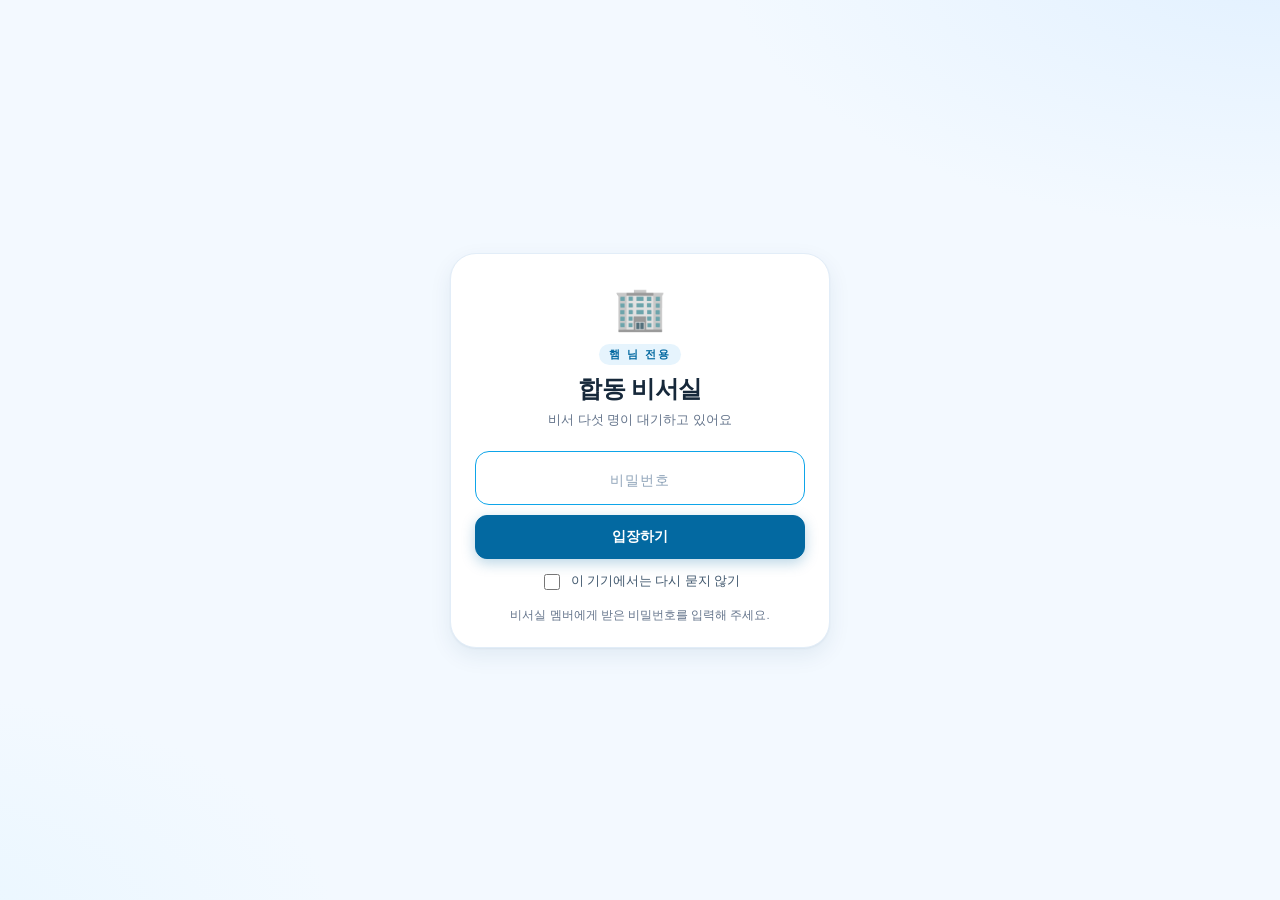
<file: index.html>
<!DOCTYPE html>
<html lang="ko">
<head>
<meta charset="utf-8">
<meta name="viewport" content="width=device-width, initial-scale=1, viewport-fit=cover">
<title>햄 님 합동 비서실</title>
<meta name="theme-color" content="#f3f9ff">
<meta name="description" content="햄 님 전용 합동 비서실 — 오피스 맵, 회의실, 캘린더, AI 한도, 작업실, 메모">

<!-- 홈화면 앱(PWA) -->
<link rel="manifest" href="manifest.json">
<meta name="mobile-web-app-capable" content="yes">
<meta name="apple-mobile-web-app-capable" content="yes">
<meta name="apple-mobile-web-app-status-bar-style" content="default">
<meta name="apple-mobile-web-app-title" content="합동 비서실">
<meta name="application-name" content="합동 비서실">
<link rel="apple-touch-icon" href="apple-touch-icon.png">
<link rel="icon" type="image/png" sizes="192x192" href="icon-192.png">
<link rel="icon" href="data:image/svg+xml,%3Csvg%20xmlns='http://www.w3.org/2000/svg'%20viewBox='0%200%20100%20100'%3E%3Ctext%20y='.9em'%20font-size='90'%3E%F0%9F%8F%A2%3C/text%3E%3C/svg%3E">
<link rel="stylesheet" href="styles.css?v=3.15.0">
</head>
<body>

<!-- ───────────── 입장 게이트 ───────────── -->
<div id="gate" class="gate">
  <div class="gate-card">
    <div class="gate-logo">🏢</div>
    <p class="gate-owner">햄 님 전용</p>
    <h1>합동 비서실</h1>
    <p class="gate-sub">비서 다섯 명이 대기하고 있어요</p>

    <form id="gateForm" class="gate-form" autocomplete="off">
      <input id="gateInput" class="gate-input" type="password" inputmode="numeric" maxlength="10"
             autocomplete="current-password" placeholder="비밀번호" aria-label="비밀번호">
      <button id="gateBtn" class="btn primary wide" type="submit">입장하기</button>
    </form>

    <label class="check small">
      <input type="checkbox" id="rememberDevice"> 이 기기에서는 다시 묻지 않기
    </label>
    <p id="gateError" class="error" hidden>비밀번호가 맞지 않아요.</p>
    <p class="gate-note">비서실 멤버에게 받은 비밀번호를 입력해 주세요.</p>
  </div>
</div>

<!-- ───────────── 본문 ───────────── -->
<div id="app" class="app" hidden>

  <header class="topbar">
    <div class="brand">
      <span class="brand-logo" aria-hidden="true">🏢</span>
      <div class="brand-text">
        <h1>햄 님 합동 비서실</h1>
        <p class="brand-sub" id="brandSub">햄 님 전용 · 비서 5명</p>
      </div>
    </div>
    <div class="topbar-actions">
      <button id="liveBadge" class="live-badge local" type="button">● 로컬 체험 모드</button>
      <button id="settingsBtn" class="icon-btn" title="설정" aria-label="설정">⚙️</button>
      <button id="lockBtn" class="icon-btn" title="잠그기" aria-label="잠그기">🔒</button>
    </div>
  </header>

  <div class="identity-row">
    <button id="memberBtn" class="identity-chip" type="button" title="이 기기에서 쓸 이름 바꾸기">
      <span class="avatar sm" id="memberAvatar">👑</span>
      <span id="memberLabel">대장님(햄)</span>
      <span class="caret" aria-hidden="true">▾</span>
    </button>
    <span class="identity-hint" id="identityHint">내 이름으로 말해요</span>
  </div>

  <div id="connBanner" class="conn-banner" hidden>
    <p id="connBannerText"></p>
    <button id="connFixBtn" class="mini-btn" type="button">설정 열기</button>
  </div>

  <nav class="tabs" role="tablist">
    <button class="tab active" data-tab="map" role="tab" aria-selected="true">🗺️ 오피스 맵</button>
    <button class="tab" data-tab="chat" role="tab" aria-selected="false">💬 회의실</button>
    <button class="tab" data-tab="tasks" role="tab" aria-selected="false">📋 작업실</button>
    <button class="tab" data-tab="calendar" role="tab" aria-selected="false">📅 캘린더</button>
    <button class="tab" data-tab="quota" role="tab" aria-selected="false">⚡ AI 한도</button>
    <button class="tab" data-tab="staff" role="tab" aria-selected="false">📊 비서현황</button>
    <button class="tab" data-tab="memos" role="tab" aria-selected="false">📝 메모</button>
  </nav>

  <main class="main">

    <!-- 오피스 맵 -->
    <section id="panel-map" class="panel" role="tabpanel">
      <div class="banner">
        <span class="banner-emoji" aria-hidden="true">🎀</span>
        <p id="bannerText">대장님, 비서 5명이 대기 중이에요! 방을 눌러 들어가 보세요.</p>
      </div>
      <div id="officeMap" class="office-map" aria-label="오피스 평면도 — 방을 누르면 그 방의 회의실로 들어갑니다"></div>
      <div class="office-legend">
        <span><i class="dot s-waiting"></i>대기 중</span>
        <span><i class="dot s-working"></i>작업 중</span>
        <span><i class="dot s-resting"></i>휴식 중</span>
        <span class="legend-tip">피클을 누르면 상태를 볼 수 있어요</span>
      </div>
      <div class="map-extra">
        <div class="map-extra-head">
          <h2>오늘 할 일</h2>
          <button id="goTasksBtn" class="mini-btn" type="button">작업실 열기 →</button>
        </div>
        <ul id="mapTasks" class="map-tasks"></ul>
      </div>
    </section>

    <!-- 회의실 -->
    <section id="panel-chat" class="panel panel-chat" role="tabpanel" hidden>
      <div id="roomTabs" class="room-tabs"></div>
      <div class="room-bar">
        <span id="roomEmoji" class="room-bar-emoji">🪑</span>
        <h2 id="roomTitle">대회의실</h2>
        <span id="roomWho" class="room-who"></span>
      </div>

      <div id="announcement" class="announce" hidden>
        <span class="announce-label">📌 공지</span>
        <p id="announceText" class="announce-text"></p>
        <button id="unpinBtn" class="mini-btn" type="button">해제</button>
      </div>

      <div id="chatList" class="chat-list" aria-live="polite"></div>

      <div class="chat-tools">
        <div id="chatTools" class="tool-scroll"></div>
      </div>

      <div id="attachPreview" class="attach-preview" hidden></div>
      <form id="chatForm" class="composer" autocomplete="off">
        <label class="attach-btn" title="사진·파일 첨부" aria-label="사진 또는 파일 첨부">
          📎
          <input id="chatFile" type="file" multiple accept="image/*,.pdf,.txt,.csv,.doc,.docx,.xls,.xlsx,.hwp,.hwpx,.zip" hidden>
        </label>
        <textarea id="chatInput" rows="1" placeholder="메시지를 입력하세요" aria-label="메시지"></textarea>
        <button class="btn primary send" type="submit">전송</button>
      </form>
      <p class="composer-hint">Enter 전송 · Shift+Enter 줄바꿈</p>
    </section>

    <!-- 작업실 -->
    <section id="panel-tasks" class="panel" role="tabpanel" hidden>
      <form id="todoForm" class="card form-card" autocomplete="off">
        <h2 class="card-title">작업 지시하기</h2>
        <input id="todoTitle" class="input" placeholder="무엇을 할까요?" maxlength="200" aria-label="할 일">
        <div class="field-row">
          <label class="field">
            <span class="field-label">분류</span>
            <select id="todoCat" class="select"></select>
          </label>
          <label class="field">
            <span class="field-label">담당</span>
            <select id="todoAssignee" class="select"></select>
          </label>
        </div>
        <button class="btn primary wide" type="submit">작업실에 올리기</button>
      </form>

      <div id="board" class="board"></div>
      <p class="muted tiny board-note">카드의 상태를 바꾸면 바로 저장돼요. 완료한 일은 맨 오른쪽으로 모입니다.</p>
    </section>

    <!-- 캘린더 -->
    <section id="panel-calendar" class="panel" role="tabpanel" hidden>
      <div class="cal-card">
        <div class="cal-head">
          <button id="calPrev" class="cal-nav" type="button" aria-label="이전 달">‹</button>
          <div class="cal-title-wrap">
            <h2 id="calTitle">2026년 11월</h2>
            <button id="calToday" class="cal-today" type="button">오늘</button>
          </div>
          <button id="calNext" class="cal-nav" type="button" aria-label="다음 달">›</button>
        </div>
        <div class="cal-week">
          <span class="sun">일</span><span>월</span><span>화</span><span>수</span><span>목</span><span>금</span><span class="sat">토</span>
        </div>
        <div id="calGrid" class="cal-grid" role="grid" aria-label="월간 달력"></div>
      </div>

      <div class="cal-day-card">
        <div class="cal-day-head">
          <h3 id="calDayTitle">오늘 일정</h3>
          <span id="calDayCount" class="cal-day-count"></span>
        </div>
        <ul id="calDayList" class="cal-events"></ul>
      </div>

      <div class="cal-ics-bar">
        <button id="calIcsAll" class="btn ics-btn" type="button">삼성·구글 캘린더로 전체 내보내기 (.ics)</button>
        <p>일정마다 있는 <b>📅</b> 버튼을 누르면 그 일정 하나만 내보내요. 내려받은 <b>.ics</b> 파일을 누르면 삼성 캘린더·구글 캘린더가 열리며 저장됩니다.</p>
      </div>

      <form id="calForm" class="card form-card cal-form" autocomplete="off">
        <h2 class="card-title" id="calFormTitle">이 날짜에 일정 추가</h2>
        <input id="calTitleInput" class="input" placeholder="일정 제목 (예: 디딤돌 서류 챙기기)" maxlength="120" aria-label="일정 제목">
        <div class="field-row">
          <label class="field">
            <span class="field-label">시간</span>
            <input id="calTime" class="input" type="time" aria-label="시간">
          </label>
          <label class="field">
            <span class="field-label">분류</span>
            <select id="calCat" class="select" aria-label="분류"></select>
          </label>
        </div>
        <label class="field">
          <span class="field-label">담당</span>
          <select id="calAssignee" class="select" aria-label="담당"></select>
        </label>
        <button class="btn primary wide" type="submit">이 날짜에 추가</button>
        <p class="muted tiny">처음에 넣어 둔 예시 일정은 지우거나 고쳐도 돼요. 시간을 비우면 종일 일정으로 표시됩니다.</p>
      </form>
    </section>

    <!-- AI 한도 -->
    <section id="panel-quota" class="panel" role="tabpanel" hidden>
      <div class="quota-intro">
        <span class="qi-emoji" aria-hidden="true">⚡</span>
        <div>
          <b>피클 다섯 명의 자동 추정 남은 사용량</b>
          <p>피클 앱 안의 실제 %는 보안상 외부에서 읽을 수 없어, 이번 주 회의실 응답과 작업실 활동량으로 남은 여유를 자동 계산해 보여 드려요. (실제 소진 시 '소진' 버튼으로 보정할 수 있어요.)</p>
        </div>
      </div>
      <div id="quotaSummary" class="quota-summary"></div>
      <div id="quotaList" class="quota-list"></div>
      <p class="muted tiny quota-note">숫자는 <b>남은 여유</b>예요. 60% 이상은 초록, 30~59%는 노랑, 30% 미만은 빨강으로 보여 드려요.</p>
    </section>

    <!-- 비서현황 -->
    <section id="panel-staff" class="panel" role="tabpanel" hidden>
      <div id="staffSummary" class="staff-summary"></div>
      <div id="staffList" class="staff-list"></div>
      <p class="muted tiny staff-note">방과 상태를 바꾸면 오피스 맵에도 바로 반영돼요. 각 비서가 자기 자리에서 바꾸는 것이 가장 정확해요.</p>
    </section>

    <!-- 메모 -->
    <section id="panel-memos" class="panel" role="tabpanel" hidden>
      <form id="memoForm" class="card form-card" autocomplete="off">
        <h2 class="card-title">메모 남기기</h2>
        <input id="memoTitle" class="input" placeholder="제목 (선택)" maxlength="120" aria-label="메모 제목">
        <textarea id="memoBody" class="input textarea" rows="3" placeholder="내용을 적어 주세요. 주소(URL)는 자동으로 링크가 돼요." aria-label="메모 내용"></textarea>
        <button class="btn primary wide" type="submit">메모 붙이기</button>
      </form>
      <div id="memoList" class="memo-grid"></div>
    </section>

  </main>
</div>

<!-- ───────────── 설정 모달 ───────────── -->
<div id="settingsModal" class="modal-root" hidden>
  <div class="modal-backdrop" data-close="settingsModal"></div>
  <div class="modal" role="dialog" aria-modal="true" aria-labelledby="settingsTitle">
    <header class="modal-head">
      <h2 id="settingsTitle">설정</h2>
      <button class="icon-btn" data-close="settingsModal" aria-label="닫기">✕</button>
    </header>
    <div class="modal-body">

      <div class="status-box" id="settingsStatus"></div>

      <section class="settings-section">
        <h3>1. Firebase 실시간 연결</h3>
        <p class="muted">비어 있으면 이 브라우저에만 저장되는 <b>로컬 체험 모드</b>로 동작해요. Firebase 설정을 넣으면 다섯 명이 같은 방·같은 작업실을 실시간으로 함께 봐요.</p>
        <textarea id="cfgInput" class="input textarea mono" rows="6"
          placeholder='{ "apiKey": "...", "databaseURL": "https://xxxx-default-rtdb.firebaseio.com", "projectId": "..." }'
          aria-label="Firebase 설정"></textarea>
        <div class="btn-row">
          <button id="cfgSaveBtn" class="btn primary" type="button">저장하고 연결</button>
          <button id="cfgTestBtn" class="btn" type="button">연결 테스트</button>
          <button id="cfgClearBtn" class="btn ghost" type="button">연결 해제</button>
        </div>
        <div class="share-row">
          <input id="shareLinkInput" class="input mono" readonly placeholder="Firebase를 연결하면 초대 링크가 만들어져요" aria-label="초대 링크">
          <button id="copyLinkBtn" class="btn" type="button">링크 복사</button>
        </div>
        <p class="muted tiny">초대 링크를 다른 네 명에게 보내면, 링크만 열어도 같은 Firebase에 자동 연결돼요. (링크에 Firebase 설정이 담겨 있어요)</p>
      </section>

      <section class="settings-section">
        <details class="guide">
          <summary>Firebase 5단계 설정 가이드 (처음이면 여기부터)</summary>
          <ol class="guide-list">
            <li>
              <b>프로젝트 만들기</b> — <a href="https://console.firebase.google.com" target="_blank" rel="noopener">console.firebase.google.com</a> 접속 → <i>프로젝트 추가</i> → 이름은 아무거나(예: pickle-office) → Google 애널리틱스는 꺼도 됩니다.
            </li>
            <li>
              <b>Realtime Database 켜기</b> — 왼쪽 메뉴 <i>빌드 &gt; Realtime Database</i> → <i>데이터베이스 만들기</i> → 위치 선택(가까운 곳: asia-southeast1) → <b>테스트 모드로 시작</b>.
            </li>
            <li>
              <b>웹 앱 등록</b> — 왼쪽 위 톱니바퀴 <i>프로젝트 설정</i> → 아래 <i>내 앱</i> → <b>&lt;/&gt;</b> 웹 아이콘 → 앱 닉네임 입력 → <i>앱 등록</i>.
            </li>
            <li>
              <b>설정 복사</b> — 화면에 나오는 <code>const firebaseConfig = { ... };</code> 를 통째로 복사해 위 칸에 붙여넣으세요. <code>databaseURL</code> 이 없으면 Realtime Database 화면 맨 위의 <code>https://...firebasedatabase.app</code> 주소를 직접 넣으면 됩니다.
            </li>
            <li>
              <b>저장하고 연결</b> — <i>저장하고 연결</i> 을 누르고 위 상태가 <b>실시간 연결됨</b> 으로 바뀌면 성공. <i>링크 복사</i> 로 나머지 네 명에게 초대 링크를 보내세요. (무료 Spark 요금제로 충분해요)
            </li>
          </ol>
        </details>
      </section>

      <section class="settings-section">
        <h3>2. 입장 비밀번호</h3>
        <div class="btn-row">
          <input id="newPassInput" class="input" type="password" inputmode="numeric" maxlength="10" placeholder="새 비밀번호 (4자 이상)" aria-label="새 비밀번호">
          <button id="passSaveBtn" class="btn" type="button">변경</button>
        </div>
        <p class="muted tiny">비밀번호는 <b>이 기기에만</b> 저장돼요. 다른 기기는 각자 설정하고, 기본값은 <code>0316</code> 입니다.</p>
      </section>

      <section class="settings-section">
        <h3>3. 데이터·기기 관리</h3>
        <div class="btn-row">
          <button id="memberChangeBtn" class="btn" type="button">내 이름(멤버) 변경</button>
          <button id="lockNowBtn" class="btn" type="button">지금 잠그기</button>
          <button id="resetLocalBtn" class="btn ghost danger" type="button">로컬 데이터 초기화</button>
        </div>
        <p class="muted tiny">로컬 초기화는 이 브라우저에 저장된 체험용 채팅·작업·메모·일정·사용량을 지웁니다. Firebase에 저장된 내용은 지워지지 않아요.</p>
      </section>

      <section class="settings-section">
        <h3>📱 홈화면에 앱으로 추가하는 법</h3>
        <p class="muted">갤럭시(안드로이드)에서는 이 페이지를 <b>앱처럼</b> 홈화면에 놓을 수 있어요. 주소창 없이 열리고, 아이콘도 생겨요.</p>
        <button id="installBtn" class="btn primary wide" type="button" hidden>📲 지금 홈화면에 추가</button>
        <div class="install-steps">
          <div class="install-step">
            <span class="is-num">1</span>
            <p><b>크롬(Chrome)에서</b> — 오른쪽 위 <b>⋮</b> → <b>앱 설치</b>(또는 <b>홈 화면에 추가</b>) → <b>설치</b>.</p>
          </div>
          <div class="install-step">
            <span class="is-num">2</span>
            <p><b>삼성 인터넷에서</b> — 오른쪽 아래 <b>≡</b> → <b>현재 페이지 추가</b> → <b>홈 화면</b>.</p>
          </div>
          <div class="install-step">
            <span class="is-num">3</span>
            <p><b>파이어폭스·웨일 등</b> — 메뉴의 <b>홈 화면에 추가</b>를 누르면 돼요.</p>
          </div>
        </div>
        <p class="muted tiny">한 번 추가하면 앱 서랍이나 홈화면의 <b>합동 비서실</b> 아이콘으로 바로 열려요. 비밀번호(<code>0316</code>)와 저장 내용은 그대로예요. 설치 버튼이 안 보이면 위 메뉴 방법을 쓰시면 됩니다.</p>
      </section>

      <section class="settings-section">
        <h3>🔐 Firebase 계정 (외부인 차단용)</h3>
        <div id="fbAuthStatus" class="status-box">로그인 안 됨 (테스트 모드일 때는 바로 열려요)</div>
        <div class="btn-row">
          <button id="openAuthBtn" class="btn primary" type="button">Firebase 로그인</button>
          <button id="fbLogoutBtn" class="btn ghost" type="button" hidden>로그아웃</button>
        </div>
      </section>

      <section class="settings-section notice">
        <h3>⚠️ 꼭 알아 두세요</h3>
        <ul class="notice-list">
          <li>GitHub Pages는 <b>주소만 알면 누구나 열 수 있는 공개 정적 호스팅</b>입니다. 비밀번호 화면은 잠깐 막아 주는 잔금장치이고, 소스는 누구나 볼 수 있어요.</li>
          <li>진짜 보호는 <b>Firebase 보안 규칙</b>으로 합니다. 테스트 모드 규칙은 30일 뒤 막히고, 그 전까지는 주소를 아는 사람이 읽을 수 있어요. README의 규칙 예시를 참고하세요.</li>
          <li>주민번호·계좌 비밀번호 같은 <b>민감한 개인정보는 올리지 마세요</b>. 이 비서실은 일정·할 일·메모 공유용입니다.</li>
        </ul>
      </section>

      <p class="build-info" id="buildInfo">햄 님 합동 비서실 v3.5 · 오피스 맵·캘린더(.ics)·AI 한도·Firebase 로그인</p>
    </div>
  </div>
</div>

<!-- ───────────── 이름(멤버) 선택 모달 ───────────── -->
<div id="memberModal" class="modal-root" hidden>
  <div class="modal-backdrop" data-close="memberModal"></div>
  <div class="modal narrow" role="dialog" aria-modal="true" aria-labelledby="memberTitle">
    <header class="modal-head">
      <h2 id="memberTitle">누구로 입장할까요?</h2>
      <button class="icon-btn" data-close="memberModal" aria-label="닫기">✕</button>
    </header>
    <div class="modal-body">
      <p class="muted">고른 이름은 이 기기에 저장되고, 채팅·작업에 표시돼요. 위쪽 이름 버튼으로 언제든 바꿀 수 있어요.</p>
      <div id="memberList" class="member-list"></div>
    </div>
  </div>
</div>

<!-- ───────────── 메모 수정 모달 ───────────── -->
<div id="memoModal" class="modal-root" hidden>
  <div class="modal-backdrop" data-close="memoModal"></div>
  <div class="modal narrow" role="dialog" aria-modal="true" aria-labelledby="memoEditTitle">
    <header class="modal-head">
      <h2 id="memoEditTitle">메모 수정</h2>
      <button class="icon-btn" data-close="memoModal" aria-label="닫기">✕</button>
    </header>
    <div class="modal-body">
      <input id="editMemoTitle" class="input" placeholder="제목 (선택)" maxlength="120" aria-label="메모 제목">
      <textarea id="editMemoBody" class="input textarea" rows="6" placeholder="내용" aria-label="메모 내용"></textarea>
      <div class="btn-row end">
        <button class="btn ghost" type="button" data-close="memoModal">취소</button>
        <button id="memoSaveBtn" class="btn primary" type="button">저장</button>
      </div>
    </div>
  </div>
</div>

<!-- ───────────── 피클 빠른 상태 모달 ───────────── -->
<div id="pickleModal" class="modal-root" hidden>
  <div class="modal-backdrop" data-close="pickleModal"></div>
  <div class="modal narrow" role="dialog" aria-modal="true" aria-labelledby="pickleTitle">
    <header class="modal-head">
      <h2 id="pickleTitle">피클 상태</h2>
      <button class="icon-btn" data-close="pickleModal" aria-label="닫기">✕</button>
    </header>
    <div class="modal-body" id="pickleBody"></div>
  </div>
</div>

<!-- ───────────── Firebase 로그인 모달 ───────────── -->
<div id="authModal" class="modal-root" hidden>
  <div class="modal-backdrop" data-close="authModal"></div>
  <div class="modal narrow" role="dialog" aria-modal="true" aria-labelledby="authTitle">
    <header class="modal-head">
      <h2 id="authTitle">🔐 비서실 로그인</h2>
      <button class="icon-btn" data-close="authModal" aria-label="닫기">✕</button>
    </header>
    <div class="modal-body">
      <p class="muted">허용된 비서실 계정으로 로그인하면 실시간 DB가 열립니다. 한 번 로그인하면 이 브라우저에 유지돼요.</p>
      <button id="authGoogleBtn" class="btn primary full" type="button">Google 계정으로 로그인</button>
      <hr style="border:none;border-top:1px solid var(--line);margin:4px 0">
      <form id="authEmailForm" class="stack-form">
        <input id="authEmailInput" class="input" type="email" placeholder="이메일 (예: hyemi9203@gmail.com)" autocomplete="email" required>
        <input id="authPassInput" class="input" type="password" placeholder="비밀번호" autocomplete="current-password" required>
        <button class="btn ghost full" type="submit">이메일·비밀번호로 로그인</button>
      </form>
      <p id="authError" class="error-msg" hidden></p>
    </div>
  </div>
</div>

<div id="toast" class="toast" hidden></div>

<script src="app.js?v=3.15.0"></script>
</body>
</html>
</file>
<file: styles.css>
/* 햄 님 합동 비서실 — styles (soft sky-blue office) */

:root {
  --bg: #f3f9ff;
  --bg-2: #e8f2fb;
  --card: #ffffff;
  --card-2: #f6fbff;
  --ink: #16283a;
  --ink-2: #41586e;
  --muted: #64748b;
  --line: #e2edf8;
  --line-2: #cfe0ef;
  --sky: #0ea5e9;
  --sky-deep: #0369a1;
  --sky-soft: #e6f4fd;
  --mint: #2f9e8b;
  --mint-soft: #e6f6f1;
  --gold: #b4831f;
  --gold-soft: #fdf5dc;
  --ok: #2f9e72;
  --danger: #c0504a;
  --radius: 14px;
  --radius-lg: 20px;
  --shadow: 0 1px 2px rgba(18, 60, 100, .05), 0 8px 22px rgba(18, 60, 100, .08);
  --shadow-lg: 0 16px 48px rgba(12, 42, 72, .20);
  --font: -apple-system, BlinkMacSystemFont, "Apple SD Gothic Neo", "Pretendard", "Malgun Gothic",
          "Noto Sans KR", "Segoe UI", Roboto, sans-serif;
  --mono: ui-monospace, SFMono-Regular, Menlo, Consolas, monospace;
}

* { box-sizing: border-box; }
[hidden] { display: none !important; }

html, body { height: 100%; }

body {
  margin: 0;
  font-family: var(--font);
  color: var(--ink);
  background:
    radial-gradient(900px 460px at 100% -6%, #e1f0ff 0%, transparent 62%),
    radial-gradient(760px 420px at -8% 104%, #e9f6ff 0%, transparent 58%),
    var(--bg);
  -webkit-font-smoothing: antialiased;
  -webkit-text-size-adjust: 100%;
}

h1, h2, h3, p, ul, ol, li { margin: 0; }
ul, ol { padding: 0; list-style: none; }
button { font-family: inherit; }
a { color: var(--sky-deep); }

/* ───────── 게이트 ───────── */
.gate {
  min-height: 100dvh;
  display: flex;
  align-items: center;
  justify-content: center;
  padding: 24px 18px calc(24px + env(safe-area-inset-bottom));
}
.gate-card {
  width: 100%;
  max-width: 380px;
  background: var(--card);
  border: 1px solid var(--line);
  border-radius: 26px;
  box-shadow: var(--shadow);
  padding: 34px 24px 24px;
  text-align: center;
}
.gate-logo { font-size: 42px; line-height: 1; }
.gate-owner {
  display: inline-block;
  margin-top: 14px;
  font-size: 11px;
  font-weight: 800;
  letter-spacing: 2px;
  color: var(--sky-deep);
  background: var(--sky-soft);
  padding: 3px 10px;
  border-radius: 999px;
}
.gate-card h1 { font-size: 24px; letter-spacing: -.6px; margin-top: 8px; }
.gate-sub { color: var(--muted); font-size: 13px; margin-top: 6px; }
.gate-form { display: flex; flex-direction: column; gap: 10px; margin: 22px 0 12px; }
.gate-input {
  width: 100%;
  height: 54px;
  text-align: center;
  font-size: 22px;
  letter-spacing: 8px;
  border: 1.5px solid var(--line-2);
  border-radius: var(--radius);
  background: var(--card-2);
  color: var(--ink);
  outline: none;
  transition: border-color .15s, background .15s;
}
.gate-input::placeholder { letter-spacing: 1px; font-size: 14px; color: #8fa4b9; }
.gate-input:focus { border-color: var(--sky); background: #fff; }
.gate-note { margin-top: 14px; font-size: 11.5px; color: var(--muted); }
.shake { animation: shake .32s ease; }
@keyframes shake {
  0%, 100% { transform: translateX(0); }
  25% { transform: translateX(-7px); }
  50% { transform: translateX(6px); }
  75% { transform: translateX(-3px); }
}

/* ───────── 공통 요소 ───────── */
.btn {
  height: 44px;
  padding: 0 16px;
  border-radius: 12px;
  border: 1px solid var(--line-2);
  background: var(--card);
  color: var(--ink);
  font-size: 14px;
  font-weight: 700;
  cursor: pointer;
  transition: background .15s, border-color .15s, transform .06s, box-shadow .15s;
  white-space: nowrap;
}
.btn:hover { background: var(--card-2); }
.btn:active { transform: scale(.985); }
.btn.primary {
  background: var(--sky-deep);
  border-color: var(--sky-deep);
  color: #fff;
  box-shadow: 0 4px 14px rgba(3, 105, 161, .28);
}
.btn.primary:hover { background: #075985; border-color: #075985; }
.btn.ghost { background: transparent; color: var(--ink-2); }
.btn.danger { color: var(--danger); border-color: #eecdc9; }
.btn.danger:hover { background: #fdf0ef; }
.btn.wide { width: 100%; }
.btn:disabled { opacity: .55; cursor: default; }

.icon-btn {
  width: 36px;
  height: 36px;
  display: inline-flex;
  align-items: center;
  justify-content: center;
  border-radius: 10px;
  border: 1px solid transparent;
  background: transparent;
  font-size: 16px;
  cursor: pointer;
  color: var(--ink-2);
  transition: background .15s;
}
.icon-btn:hover { background: rgba(18, 60, 100, .07); }

.input, .select {
  width: 100%;
  height: 44px;
  padding: 0 12px;
  border: 1px solid var(--line-2);
  border-radius: 12px;
  background: var(--card-2);
  font-family: inherit;
  font-size: 14.5px;
  color: var(--ink);
  outline: none;
  transition: border-color .15s, background .15s;
}
.input:focus, .select:focus { border-color: var(--sky); background: #fff; }
.textarea { height: auto; padding: 11px 12px; line-height: 1.55; resize: vertical; }
.mono { font-family: var(--mono); font-size: 12.5px; }

.check { display: inline-flex; align-items: center; gap: 8px; color: var(--ink-2); font-size: 13.5px; cursor: pointer; }
.check.small { font-size: 12.5px; }
.check input { width: 16px; height: 16px; accent-color: var(--sky); }

.error { color: var(--danger); font-size: 12.5px; margin-top: 10px; }
.muted { color: var(--muted); font-size: 13.5px; line-height: 1.6; }
.tiny { font-size: 12px; }
code { font-family: var(--mono); font-size: .92em; background: var(--bg-2); padding: 1px 5px; border-radius: 5px; }

/* 아바타 (한글 자음 캐릭터) */
.avatar {
  width: 40px;
  height: 40px;
  flex: none;
  border-radius: 13px;
  display: inline-flex;
  align-items: center;
  justify-content: center;
  font-size: 19px;
  font-weight: 800;
  color: var(--c, var(--sky));
  background: color-mix(in srgb, var(--c, var(--sky)) 15%, #ffffff);
  border: 1px solid color-mix(in srgb, var(--c, var(--sky)) 26%, #ffffff);
  line-height: 1;
  letter-spacing: -.5px;
}
.avatar.sm { width: 26px; height: 26px; border-radius: 9px; font-size: 13px; }

/* '내 피클' 표지 — 피클1(햄 님 본인 피클) 이름 옆의 작은 알약 */
.own-tag {
  flex: none;
  display: inline-flex;
  align-items: center;
  font-size: 10px;
  font-weight: 800;
  line-height: 1.4;
  letter-spacing: -.2px;
  color: var(--sky-deep);
  background: var(--sky-soft);
  border: 1px solid #cfe6f7;
  border-radius: 999px;
  padding: 1px 6px;
  white-space: nowrap;
  vertical-align: middle;
}
.own-tag.sm { font-size: 9.5px; padding: 0 5px; }

.dot { width: 7px; height: 7px; border-radius: 50%; display: inline-block; margin-right: 5px; vertical-align: 1px; }
.s-waiting { background: #8fa3b8; }
.s-working { background: var(--ok); }
.s-resting { background: #c3d1de; }

/* ───────── 앱 틀 ───────── */
.app {
  height: 100dvh;
  max-width: 1080px;
  margin: 0 auto;
  display: flex;
  flex-direction: column;
  background: rgba(255, 255, 255, .62);
  border-left: 1px solid var(--line);
  border-right: 1px solid var(--line);
}

.topbar {
  display: flex;
  align-items: center;
  gap: 10px;
  padding: 12px 12px 6px;
}
.brand { display: flex; align-items: center; gap: 9px; min-width: 0; }
.brand-logo { font-size: 24px; line-height: 1; }
.brand-text { min-width: 0; }
.brand-text h1 { font-size: 16.5px; letter-spacing: -.5px; white-space: nowrap; overflow: hidden; text-overflow: ellipsis; }
.brand-sub { font-size: 11px; color: var(--muted); margin-top: 2px; white-space: nowrap; overflow: hidden; text-overflow: ellipsis; }
.topbar-actions { margin-left: auto; display: flex; align-items: center; gap: 1px; flex: none; }

.live-badge {
  height: 26px;
  padding: 0 10px;
  border-radius: 999px;
  border: 1px solid transparent;
  font-size: 10.5px;
  font-weight: 800;
  letter-spacing: -.2px;
  cursor: default;
  white-space: nowrap;
}
.live-badge.live { background: var(--mint-soft); color: #24785e; border-color: #c9e8dc; }
.live-badge.local { background: var(--gold-soft); color: #8a6413; border-color: #ecdcae; cursor: pointer; }
.live-badge.connecting { background: var(--sky-soft); color: #075985; border-color: #cfe8fa; }
.live-badge.error { background: #fdeceb; color: #a83c37; border-color: #efd0cd; cursor: pointer; }

.identity-row { display: flex; align-items: center; gap: 8px; padding: 0 12px 8px; }
.identity-chip {
  display: inline-flex;
  align-items: center;
  gap: 7px;
  height: 34px;
  padding: 0 11px 0 5px;
  border-radius: 999px;
  border: 1px solid var(--line-2);
  background: var(--card);
  font-size: 13px;
  font-weight: 800;
  color: var(--ink);
  cursor: pointer;
  max-width: 60vw;
}
.identity-chip:hover { border-color: var(--sky); }
#memberLabel { overflow: hidden; text-overflow: ellipsis; white-space: nowrap; }
.caret { font-size: 10px; color: var(--muted); }
.identity-hint { font-size: 10.5px; color: var(--muted); }

.tabs {
  display: flex;
  flex-wrap: wrap;
  gap: 2px;
  padding: 0 8px;
  border-bottom: 1px solid var(--line);
}
.tabs::-webkit-scrollbar { display: none; }
.tab {
  flex: 1 1 22%;
  min-width: 0;
  max-width: 33.34%;
  height: 40px;
  padding: 0 4px;
  border: none;
  background: transparent;
  font-size: 10.5px;
  font-weight: 800;
  color: var(--muted);
  cursor: pointer;
  border-bottom: 2px solid transparent;
  margin-bottom: -1px;
  transition: color .15s, border-color .15s;
  display: inline-flex;
  align-items: center;
  justify-content: center;
  gap: 3px;
  white-space: nowrap;
  letter-spacing: -.4px;
}
.tab:hover { color: var(--ink-2); }
.tab.active { color: var(--sky-deep); border-bottom-color: var(--sky); }
.tab-count {
  font-size: 10px;
  font-weight: 800;
  background: var(--sky-soft);
  color: var(--sky-deep);
  border-radius: 999px;
  padding: 1px 5px;
  min-width: 17px;
  text-align: center;
}

.main { flex: 1; min-height: 0; position: relative; }
.panel { height: 100%; overflow-y: auto; overscroll-behavior: contain; padding: 12px; -webkit-overflow-scrolling: touch; }

/* ───────── 오피스 맵 ───────── */
.banner {
  display: flex;
  align-items: center;
  gap: 10px;
  background: linear-gradient(135deg, #f0f9ff, #dceffd);
  border: 1px solid #cfe6f8;
  border-radius: var(--radius-lg);
  padding: 13px 15px;
  margin-bottom: 12px;
}
.banner-emoji { font-size: 20px; flex: none; }
.banner p { font-size: 13px; line-height: 1.5; color: #0b4f7a; font-weight: 700; letter-spacing: -.2px; }

.office-grid { display: flex; flex-direction: column; gap: 12px; }
.room-card {
  background: var(--card);
  border: 1px solid var(--line);
  border-radius: var(--radius-lg);
  padding: 14px;
  box-shadow: var(--shadow);
  cursor: pointer;
  transition: border-color .15s, transform .1s, box-shadow .15s;
  outline: none;
  position: relative;
  overflow: hidden;
}
.room-card::after {
  content: "";
  position: absolute;
  inset: 0 0 auto 0;
  height: 3px;
  background: var(--c, var(--sky));
  opacity: .55;
}
.room-card:hover, .room-card:focus-visible { border-color: var(--c, var(--sky)); transform: translateY(-1px); }
.room-card:active { transform: scale(.995); }
.room-head { display: flex; align-items: center; gap: 11px; }
.room-emoji {
  width: 42px; height: 42px; flex: none;
  border-radius: 13px;
  display: inline-flex; align-items: center; justify-content: center;
  font-size: 21px;
  background: color-mix(in srgb, var(--c, var(--sky)) 14%, #ffffff);
}
.room-name { font-size: 15px; font-weight: 800; letter-spacing: -.3px; }
.room-hint { font-size: 11.5px; color: var(--muted); margin-top: 2px; }
.room-count {
  margin-left: auto;
  font-size: 11px;
  font-weight: 800;
  color: var(--c, var(--sky));
  background: color-mix(in srgb, var(--c, var(--sky)) 12%, #ffffff);
  padding: 4px 9px;
  border-radius: 999px;
  flex: none;
}
.room-floor {
  margin-top: 12px;
  padding: 11px;
  border-radius: var(--radius);
  background:
    repeating-linear-gradient(45deg, rgba(190, 220, 245, .45) 0 1px, transparent 1px 9px),
    var(--card-2);
  display: flex;
  flex-wrap: wrap;
  gap: 8px;
  min-height: 62px;
}
.seat {
  display: flex;
  align-items: center;
  gap: 6px;
  background: #fff;
  border: 1px solid var(--line);
  border-radius: 999px;
  padding: 4px 10px 4px 5px;
}
.seat-name { font-size: 12px; font-weight: 800; letter-spacing: -.2px; display: inline-flex; align-items: center; gap: 5px; min-width: 0; }
.seat-status { font-size: 10px; color: var(--muted); white-space: nowrap; margin-left: auto; padding-left: 6px; }
.seat-empty { font-size: 11.5px; color: var(--muted); align-self: center; }

.office-legend {
  display: flex;
  gap: 14px;
  justify-content: center;
  padding: 14px 4px 4px;
  font-size: 11.5px;
  color: var(--muted);
}

.map-extra {
  margin-top: 14px;
  background: var(--card);
  border: 1px solid var(--line);
  border-radius: var(--radius-lg);
  padding: 13px 14px;
  box-shadow: var(--shadow);
}
.map-extra-head { display: flex; align-items: center; gap: 8px; margin-bottom: 9px; }
.map-extra-head h2 { font-size: 12.5px; letter-spacing: -.2px; flex: 1; }
.map-tasks { display: flex; flex-direction: column; gap: 2px; }
.map-task {
  display: flex;
  align-items: center;
  gap: 8px;
  padding: 7px 2px;
  border-top: 1px solid var(--line);
  font-size: 12.5px;
}
.map-task:first-child { border-top: none; }
.map-task .mt-title { flex: 1; min-width: 0; overflow: hidden; text-overflow: ellipsis; white-space: nowrap; }
.map-task.done .mt-title { color: #74899e; text-decoration: line-through; }
.map-task .mt-who { font-size: 10.5px; color: var(--muted); flex: none; }
.map-task .tag { flex: none; }
.map-empty { font-size: 12px; color: var(--muted); padding: 6px 2px; }

.conn-banner {
  display: flex;
  align-items: center;
  gap: 8px;
  margin: 0 12px 8px;
  padding: 8px 11px;
  background: #fdeceb;
  border: 1px solid #efd0cd;
  border-radius: 12px;
  flex: none;
}
.conn-banner p { flex: 1; min-width: 0; font-size: 11.5px; line-height: 1.45; color: #9c3a36; }
.conn-banner .mini-btn { border-color: #eecdc9; color: #9c3a36; }

/* ───────── 회의실 ───────── */
.panel-chat { display: flex; flex-direction: column; overflow: hidden; padding: 0; min-height: 0; }

.room-tabs {
  display: flex;
  gap: 6px;
  padding: 6px 12px 5px;
  overflow-x: auto;
  scrollbar-width: none;
  flex: none;
}
.room-tabs::-webkit-scrollbar { display: none; }
.room-tab {
  flex: 1 0 auto;
  height: 31px;
  padding: 0 11px;
  border-radius: 999px;
  border: 1px solid var(--line-2);
  background: var(--card);
  font-size: 12px;
  font-weight: 800;
  color: var(--ink-2);
  cursor: pointer;
  white-space: nowrap;
  transition: background .15s, color .15s, border-color .15s;
}
.room-tab:hover { border-color: var(--sky); }
.room-tab.active { background: var(--c, var(--sky)); border-color: var(--c, var(--sky)); color: #fff; }

.room-bar {
  display: none;
  align-items: center;
  gap: 7px;
  padding: 2px 14px 6px;
  min-height: 24px;
  flex: none;
}
.room-bar-emoji { font-size: 14px; }
.room-bar h2 { font-size: 13.5px; letter-spacing: -.3px; }
.room-who { font-size: 11px; color: var(--muted); margin-left: auto; overflow: hidden; text-overflow: ellipsis; white-space: nowrap; }

.announce {
  display: flex;
  align-items: center;
  gap: 8px;
  margin: 0 12px 8px;
  padding: 8px 11px;
  background: var(--gold-soft);
  border: 1px solid #ecdcae;
  border-radius: 12px;
  flex: none;
}
.announce-label { font-size: 10.5px; font-weight: 800; color: #8a6413; flex: none; }
.announce-text {
  font-size: 12.5px;
  color: #6f5510;
  flex: 1;
  min-width: 0;
  overflow: hidden;
  text-overflow: ellipsis;
  display: -webkit-box;
  -webkit-line-clamp: 2;
  -webkit-box-orient: vertical;
  white-space: pre-wrap;
  word-break: break-word;
}
.mini-btn {
  flex: none;
  border: 1px solid #e6d5a8;
  background: #fff;
  color: #7c5e12;
  font-size: 10.5px;
  font-weight: 800;
  height: 24px;
  padding: 0 8px;
  border-radius: 8px;
  cursor: pointer;
}

.chat-list {
  flex: 1 1 auto;
  min-height: 52dvh;
  overflow-y: auto;
  overscroll-behavior: contain;
  padding: 10px 14px 10px;
  display: flex;
  flex-direction: column;
  gap: 4px;
  -webkit-overflow-scrolling: touch;
}

.day { display: flex; align-items: center; justify-content: center; margin: 8px 0 10px; }
.day span {
  font-size: 10.5px;
  font-weight: 800;
  color: var(--muted);
  background: rgba(18, 60, 100, .07);
  padding: 3px 11px;
  border-radius: 999px;
}

.msg { display: flex; flex-direction: column; align-items: flex-start; margin-bottom: 11px; max-width: 100%; }
.msg.mine { align-items: flex-end; }
.msg-head { display: flex; align-items: center; gap: 6px; margin-bottom: 4px; padding: 0 2px; }
.badge {
  display: inline-flex;
  align-items: center;
  gap: 4px;
  font-size: 11px;
  font-weight: 800;
  letter-spacing: -.2px;
  color: var(--c, var(--sky-deep));
  background: color-mix(in srgb, var(--c, var(--sky)) 13%, #ffffff);
  padding: 2px 8px;
  border-radius: 7px;
}
.badge.captain { background: var(--gold-soft); color: #8a6413; }
.badge .own-tag { background: #fff; }
.msg-time { font-size: 10px; color: #74899e; }
.bubble {
  background: var(--card);
  border: 1px solid var(--line);
  border-radius: 4px 14px 14px 14px;
  padding: 10px 14px;
  font-size: 15px;
  line-height: 1.6;
  white-space: pre-wrap;
  word-break: break-word;
  overflow-wrap: anywhere;
  max-width: min(90%, 600px);
  box-shadow: 0 1px 2px rgba(18, 60, 100, .04);
}
.msg.mine .bubble {
  background: var(--sky-deep);
  border-color: var(--sky-deep);
  color: #fff;
  border-radius: 14px 4px 14px 14px;
  box-shadow: 0 2px 8px rgba(3, 105, 161, .22);
}
.bubble a { color: var(--sky-deep); text-decoration: underline; text-underline-offset: 2px; word-break: break-all; }
.msg.mine .bubble a { color: #e0f2fe; }
.mention {
  color: var(--sky-deep);
  background: var(--sky-soft);
  border-radius: 5px;
  padding: 0 3px;
  font-weight: 700;
}
.msg.mine .mention { color: #fff; background: rgba(255, 255, 255, .22); }
.msg-tools { display: flex; gap: 2px; margin-top: 2px; opacity: 0; transition: opacity .15s; }
.msg:hover .msg-tools, .msg:focus-within .msg-tools { opacity: 1; }
.msg-tools button {
  border: none;
  background: transparent;
  color: #74899e;
  font-size: 10px;
  font-weight: 700;
  padding: 3px 6px;
  border-radius: 6px;
  cursor: pointer;
}
.msg-tools button:hover { background: rgba(18, 60, 100, .07); color: var(--ink-2); }
.msg-tools button.on { color: var(--sky-deep); }

.chat-tools {
  flex: none;
  border-top: 1px solid var(--line);
  padding: 5px 0 4px;
  background: rgba(255, 255, 255, .96);
}
.tool-scroll {
  display: flex;
  align-items: center;
  gap: 5px;
  overflow-x: auto;
  scrollbar-width: none;
  padding: 0 12px;
}
.tool-scroll::-webkit-scrollbar { display: none; }
.tool-label { font-size: 9.5px; font-weight: 800; color: var(--muted); flex: none; letter-spacing: .5px; }
.tool-sep { width: 1px; height: 18px; background: var(--line-2); flex: none; margin: 0 3px; }
  .tool-chip {
  flex: none;
  height: 25px;
  padding: 0 9px;
  border-radius: 999px;
  border: 1px solid var(--line-2);
  background: var(--card);
  font-size: 11px;
  font-weight: 700;
  color: var(--ink-2);
  cursor: pointer;
  white-space: nowrap;
  display: inline-flex;
  align-items: center;
  gap: 4px;
}
.tool-chip:hover { border-color: var(--sky); }
.tool-chip.on { background: var(--sky-deep); border-color: var(--sky-deep); color: #fff; }
.tool-chip.mention { color: var(--sky-deep); background: var(--sky-soft); border-color: #d5eafa; }
.tool-chip.mention:hover { background: #fce4db; }
.tool-chip.on .own-tag { color: #fff; background: rgba(255, 255, 255, .22); border-color: rgba(255, 255, 255, .4); }

.composer {
  display: flex;
  gap: 8px;
  align-items: flex-end;
  padding: 6px 12px 4px;
  background: rgba(255, 255, 255, .96);
  flex: none;
}
#chatInput {
  flex: 1;
  min-height: 44px;
  max-height: 120px;
  padding: 11px 13px;
  border: 1px solid var(--line-2);
  border-radius: 13px;
  background: #fff;
  font-family: inherit;
  font-size: 14.5px;
  line-height: 1.5;
  resize: none;
  outline: none;
  color: var(--ink);
}
#chatInput:focus { border-color: var(--sky); }
#chatInput::placeholder { color: #8fa4b9; }
.btn.send { height: 44px; padding: 0 16px; }
.composer-hint { font-size: 10px; color: #8fa4b9; text-align: right; padding: 0 14px 7px; flex: none; }

.attach-btn {
  width: 44px;
  height: 44px;
  flex: none;
  display: inline-flex;
  align-items: center;
  justify-content: center;
  border-radius: 13px;
  border: 1px solid var(--line-strong);
  background: #fff;
  font-size: 18px;
  cursor: pointer;
  user-select: none;
  transition: border-color .15s, background .15s;
}
.attach-btn:hover { border-color: var(--sky); background: var(--sky-soft); }

.attach-preview {
  display: flex;
  gap: 8px;
  overflow-x: auto;
  padding: 6px 12px 4px;
  background: rgba(255, 255, 255, .96);
  border-top: 1px solid var(--line);
  flex: none;
}
.attach-chip {
  position: relative;
  display: inline-flex;
  align-items: center;
  gap: 6px;
  padding: 5px 8px;
  border-radius: 10px;
  border: 1px solid var(--line-strong);
  background: var(--sky-soft);
  font-size: 11.5px;
  color: var(--ink);
  max-width: 190px;
  flex: none;
}
.attach-chip img {
  width: 34px;
  height: 34px;
  object-fit: cover;
  border-radius: 6px;
  flex: none;
}
.attach-chip-name {
  overflow: hidden;
  text-overflow: ellipsis;
  white-space: nowrap;
  font-weight: 600;
}
.attach-chip-del {
  border: none;
  background: rgba(15, 23, 42, .12);
  color: var(--ink);
  width: 18px;
  height: 18px;
  border-radius: 999px;
  font-size: 11px;
  line-height: 1;
  cursor: pointer;
  flex: none;
}

.bubble-atts {
  display: flex;
  flex-direction: column;
  gap: 6px;
  margin-top: 6px;
}
.bubble-atts.only { margin-top: 0; }
.att-img-wrap {
  display: flex;
  flex-direction: column;
  gap: 3px;
}
.att-img {
  display: block;
  max-width: min(260px, 100%);
  max-height: 260px;
  border-radius: 10px;
  object-fit: cover;
  background: rgba(255, 255, 255, .6);
}
.att-img-save {
  font-size: 11px;
  opacity: .85;
  align-self: flex-start;
}
.att-file {
  display: inline-flex;
  align-items: center;
  gap: 6px;
  padding: 7px 10px;
  border-radius: 10px;
  background: rgba(14, 165, 233, .1);
  border: 1px solid rgba(14, 165, 233, .22);
  font-size: 12.5px;
  font-weight: 600;
  text-decoration: none !important;
  word-break: break-all;
}
.msg.mine .att-file {
  background: rgba(255, 255, 255, .18);
  border-color: rgba(255, 255, 255, .32);
  color: #fff;
}

/* ───────── 작업실 ───────── */
.card {
  background: var(--card);
  border: 1px solid var(--line);
  border-radius: var(--radius-lg);
  padding: 15px;
  box-shadow: var(--shadow);
}
.card-title { font-size: 13.5px; margin-bottom: 11px; letter-spacing: -.3px; }
.form-card { display: flex; flex-direction: column; gap: 9px; margin-bottom: 12px; }
.field-row { display: flex; gap: 9px; }
.field { flex: 1; display: flex; flex-direction: column; gap: 4px; min-width: 0; }
.field-label { font-size: 11px; font-weight: 800; color: var(--muted); padding-left: 2px; }

.board { display: flex; flex-direction: column; gap: 12px; }
.board-col {
  background: var(--card-2);
  border: 1px solid var(--line);
  border-radius: var(--radius-lg);
  padding: 10px;
  min-height: 90px;
}
.board-col-head {
  display: flex;
  align-items: center;
  gap: 6px;
  padding: 2px 3px 9px;
  font-size: 12.5px;
  font-weight: 800;
  color: var(--ink-2);
  letter-spacing: -.2px;
}
.board-col-head b {
  margin-left: auto;
  font-size: 10.5px;
  color: var(--muted);
  background: #fff;
  border-radius: 999px;
  padding: 1px 7px;
  border: 1px solid var(--line);
}
.board-cards { display: flex; flex-direction: column; gap: 8px; }
.board-empty { font-size: 11.5px; color: #74899e; text-align: center; padding: 12px 4px; }

.task {
  background: var(--card);
  border: 1px solid var(--line);
  border-radius: var(--radius);
  padding: 11px 11px 9px;
  box-shadow: 0 1px 2px rgba(18, 60, 100, .04);
}
.task.done { background: #f7fbff; }
.task-top { display: flex; align-items: center; gap: 6px; }
.tag {
  font-size: 10px;
  font-weight: 800;
  padding: 2px 7px;
  border-radius: 6px;
  letter-spacing: -.2px;
  color: var(--c, var(--muted));
  background: color-mix(in srgb, var(--c, var(--muted)) 13%, #ffffff);
}
.task .x {
  margin-left: auto;
  border: none;
  background: transparent;
  color: #8496a9;
  font-size: 12px;
  cursor: pointer;
  padding: 2px 4px;
  border-radius: 5px;
  line-height: 1;
}
.task .x:hover { color: var(--danger); background: #fdeeed; }
.task-title { font-size: 13.5px; line-height: 1.45; margin-top: 7px; word-break: break-word; overflow-wrap: anywhere; }
.task.done .task-title { color: #74899e; text-decoration: line-through; }
.task-meta { display: flex; align-items: center; gap: 7px; margin-top: 5px; font-size: 10.5px; color: var(--muted); }
.task-foot { display: flex; align-items: center; gap: 6px; margin-top: 9px; }
.status-select {
  flex: 1;
  height: 30px;
  border-radius: 8px;
  border: 1px solid var(--line-2);
  background: var(--card-2);
  font-family: inherit;
  font-size: 11.5px;
  font-weight: 700;
  color: var(--ink-2);
  padding: 0 6px;
  outline: none;
}
.status-select:focus { border-color: var(--sky); }
.board-note { padding: 10px 4px 2px; }

/* ───────── 비서현황 ───────── */
.staff-summary {
  display: flex;
  gap: 8px;
  flex-wrap: wrap;
  margin-bottom: 12px;
}
.sum-chip {
  background: var(--card);
  border: 1px solid var(--line);
  border-radius: var(--radius);
  padding: 9px 13px;
  font-size: 11.5px;
  color: var(--muted);
  font-weight: 700;
  line-height: 1.3;
}
.sum-chip b { display: block; font-size: 16px; color: var(--ink); margin-bottom: 1px; }

.staff-list { display: flex; flex-direction: column; gap: 9px; }
.staff-row {
  background: var(--card);
  border: 1px solid var(--line);
  border-radius: var(--radius-lg);
  padding: 12px 13px;
  box-shadow: var(--shadow);
  display: grid;
  grid-template-columns: auto 1fr;
  gap: 10px 11px;
  align-items: center;
}
.staff-row.me { border-color: color-mix(in srgb, var(--c) 45%, var(--line)); }
.staff-info { min-width: 0; }
.staff-name { font-size: 14px; font-weight: 800; letter-spacing: -.2px; display: flex; align-items: center; gap: 6px; }
.staff-name .mine-tag {
  font-size: 9.5px;
  font-weight: 800;
  color: #fff;
  background: var(--c);
  border-radius: 5px;
  padding: 1px 5px;
}
.staff-sub { font-size: 11px; color: var(--muted); margin-top: 2px; }
.staff-controls { grid-column: 1 / -1; display: flex; gap: 7px; }
.staff-controls select { flex: 1; min-width: 0; }
.staff-note { padding: 12px 4px 2px; }

/* ───────── 메모 ───────── */
.memo-grid { display: grid; grid-template-columns: 1fr; gap: 10px; align-items: start; }
.memo-card {
  background: var(--card);
  border: 1px solid var(--line);
  border-radius: var(--radius-lg);
  padding: 13px 14px 11px;
  box-shadow: var(--shadow);
  position: relative;
}
.memo-card.pinned { background: #fffbeb; border-color: #f0e2b6; }
.memo-card.pinned::before {
  content: "📌";
  position: absolute;
  top: -7px;
  right: 12px;
  font-size: 14px;
}
.memo-head { display: flex; align-items: flex-start; gap: 8px; }
.memo-title { font-size: 13.5px; font-weight: 800; letter-spacing: -.2px; flex: 1; word-break: break-word; }
.memo-body {
  font-size: 13px;
  line-height: 1.62;
  color: var(--ink-2);
  white-space: pre-wrap;
  word-break: break-word;
  overflow-wrap: anywhere;
  margin-top: 7px;
}
.memo-body a { color: var(--sky-deep); text-decoration: underline; text-underline-offset: 2px; word-break: break-all; }
.memo-foot {
  display: flex;
  align-items: center;
  gap: 7px;
  margin-top: 10px;
  padding-top: 8px;
  border-top: 1px dashed var(--line);
  font-size: 10px;
  color: #74899e;
}
.memo-actions { display: flex; gap: 1px; flex: none; }
.memo-actions button {
  border: none;
  background: transparent;
  color: #74899e;
  font-size: 10.5px;
  font-weight: 700;
  padding: 3px 6px;
  border-radius: 6px;
  cursor: pointer;
}
.memo-actions button:hover { background: rgba(18, 60, 100, .07); color: var(--ink-2); }
.memo-actions button.on { color: var(--sky-deep); }

/* ───────── 빈 상태 ───────── */
.empty {
  text-align: center;
  color: var(--muted);
  font-size: 12.5px;
  padding: 30px 16px;
  line-height: 1.7;
}
.empty-emoji { display: block; font-size: 28px; margin-bottom: 7px; opacity: .85; }

/* ───────── 모달 ───────── */
.modal-root { position: fixed; inset: 0; z-index: 60; display: flex; align-items: flex-end; justify-content: center; }
.modal-backdrop { position: absolute; inset: 0; background: rgba(12, 36, 58, .42); backdrop-filter: blur(2px); }
.modal {
  position: relative;
  width: 100%;
  max-width: 620px;
  max-height: 90dvh;
  background: var(--card);
  border-radius: 22px 22px 0 0;
  box-shadow: var(--shadow-lg);
  display: flex;
  flex-direction: column;
  animation: sheet .22s ease;
  margin-bottom: env(safe-area-inset-bottom);
}
.modal.narrow { max-width: 460px; }
@keyframes sheet { from { transform: translateY(16px); opacity: .6; } to { transform: none; opacity: 1; } }
.modal-head {
  display: flex;
  align-items: center;
  gap: 10px;
  padding: 15px 14px 10px 18px;
  border-bottom: 1px solid var(--line);
  flex: none;
}
.modal-head h2 { font-size: 16px; flex: 1; letter-spacing: -.3px; }
.modal-body { padding: 15px 18px calc(20px + env(safe-area-inset-bottom)); overflow-y: auto; }

.settings-section { padding: 15px 0; border-top: 1px solid var(--line); display: flex; flex-direction: column; gap: 9px; }
.settings-section:first-of-type { border-top: none; padding-top: 2px; }
.settings-section h3 { font-size: 13px; letter-spacing: -.2px; }
.btn-row { display: flex; gap: 7px; flex-wrap: wrap; align-items: center; }
.btn-row.end { justify-content: flex-end; margin-top: 13px; }
.btn-row .input { flex: 1; min-width: 140px; }
.share-row { display: flex; gap: 7px; }
.share-row .input { flex: 1; min-width: 0; }

.status-box {
  background: var(--card-2);
  border: 1px solid var(--line);
  border-radius: var(--radius);
  padding: 11px 13px;
  font-size: 12.5px;
  line-height: 1.65;
  color: var(--ink-2);
}
.status-box b { color: var(--ink); }

.guide { border: 1px solid var(--line); border-radius: var(--radius); padding: 11px 13px; background: var(--card-2); }
.guide summary { font-size: 12.5px; font-weight: 800; cursor: pointer; color: var(--ink); }
.guide-list { margin-top: 11px; display: flex; flex-direction: column; gap: 10px; counter-reset: g; }
.guide-list li { font-size: 12px; line-height: 1.65; color: var(--ink-2); padding-left: 23px; position: relative; }
.guide-list li b { color: var(--ink); }
.guide-list li::before {
  counter-increment: g;
  content: counter(g);
  position: absolute;
  left: 0;
  top: 1px;
  width: 16px;
  height: 16px;
  border-radius: 50%;
  background: var(--sky-soft);
  color: var(--sky-deep);
  font-size: 10px;
  font-weight: 800;
  display: flex;
  align-items: center;
  justify-content: center;
}

.notice { background: #fff9e9; border: 1px solid #ecdcb2; border-radius: var(--radius); padding: 13px; }
.notice-list { display: flex; flex-direction: column; gap: 7px; }
.notice-list li { font-size: 12px; line-height: 1.65; color: #6f5a1f; padding-left: 11px; position: relative; }
.notice-list li::before { content: "·"; position: absolute; left: 1px; font-weight: 800; }
.build-info { text-align: center; font-size: 10.5px; color: #8fa4b9; padding-top: 6px; }

.member-list { display: flex; flex-direction: column; gap: 8px; margin-top: 13px; }
.member-option {
  display: flex;
  align-items: center;
  gap: 11px;
  width: 100%;
  padding: 11px 13px;
  border: 1.5px solid var(--line);
  border-radius: var(--radius);
  background: var(--card);
  cursor: pointer;
  text-align: left;
}
.member-option:hover { border-color: var(--line-2); background: var(--card-2); }
.member-option.current { border-color: var(--sky); background: var(--sky-soft); }
.member-info { flex: 1; min-width: 0; display: flex; flex-direction: column; }
.member-name { font-size: 14px; font-weight: 800; letter-spacing: -.2px; display: flex; align-items: center; gap: 6px; }
.member-role { font-size: 11px; color: var(--muted); margin-top: 1px; }
.member-check { color: var(--sky-deep); font-weight: 800; font-size: 14px; }

.toast {
  position: fixed;
  left: 50%;
  bottom: calc(22px + env(safe-area-inset-bottom));
  transform: translateX(-50%);
  background: #16324c;
  color: #ffffff;
  font-size: 12.5px;
  font-weight: 700;
  padding: 11px 17px;
  border-radius: 12px;
  box-shadow: 0 10px 30px rgba(12, 36, 58, .26);
  z-index: 90;
  max-width: calc(100vw - 34px);
  text-align: center;
  line-height: 1.45;
  animation: toastin .2s ease;
}
@keyframes toastin { from { opacity: 0; transform: translate(-50%, 8px); } to { opacity: 1; transform: translate(-50%, 0); } }

/* ───────── 오피스 평면도 (걸어다니는 피클) ───────── */
.office-map {
  background: linear-gradient(180deg, #eef8ff, #dbeeff);
  border: 1px solid var(--line-2);
  border-radius: 22px;
  padding: 8px;
  box-shadow: var(--shadow);
}
.om-canvas { display: flex; flex-direction: column; gap: 8px; }
.om-lobby {
  display: flex;
  align-items: center;
  gap: 8px;
  background: #fff;
  border: 1px solid #d6e8f8;
  border-radius: 14px;
  padding: 7px 10px;
  box-shadow: 0 1px 2px rgba(18, 60, 100, .04);
}
.om-logo { font-size: 18px; line-height: 1; }
.om-lobby-text { display: flex; flex-direction: column; min-width: 0; line-height: 1.25; }
.om-lobby-text b { font-size: 12px; letter-spacing: -.3px; }
.om-lobby-text i { font-style: normal; font-size: 9.5px; color: var(--muted); }
.om-clock {
  margin-left: auto;
  font-size: 10px;
  font-weight: 800;
  color: var(--sky-deep);
  background: var(--sky-soft);
  border-radius: 999px;
  padding: 3px 8px;
  white-space: nowrap;
  font-variant-numeric: tabular-nums;
}

.om-floor-scroll {
  overflow-x: auto;
  -webkit-overflow-scrolling: touch;
  border-radius: 16px;
}

.om-floor {
  position: relative;
  min-width: 680px;
  width: 100%;
  aspect-ratio: 16 / 9;
  border-radius: 16px;
  border: 1px solid #cbe1f3;
  background: #f5efe6 url('office-bg.png?v=3.3.0') center / 100% 100% no-repeat;
  overflow: hidden;
  box-shadow: 0 4px 16px rgba(18, 60, 100, .07);
}

.om-zone {
  position: absolute;
  top: 0;
  bottom: 0;
  overflow: hidden;
  cursor: pointer;
  outline: none;
  -webkit-tap-highlight-color: transparent;
  transition: box-shadow .15s, background .15s;
}
.om-meeting { left: 0; width: 29%; }
.om-command { left: 29%; width: 41%; }
.om-lounge { left: 70%; width: 30%; }

.om-zone:hover, .om-zone:focus-visible {
  background: rgba(255, 255, 255, .08);
  box-shadow: inset 0 0 0 2.5px color-mix(in srgb, var(--c) 45%, transparent);
}
.om-zone-head {
  position: absolute;
  left: 7px;
  top: 7px;
  z-index: 7;
  display: inline-flex;
  align-items: center;
  gap: 5px;
  background: rgba(255, 255, 255, .94);
  border: 1px solid #d3e6f6;
  border-radius: 999px;
  padding: 3px 9px 3px 7px;
  font-size: 10.5px;
  font-weight: 800;
  letter-spacing: -.3px;
  color: var(--c);
  box-shadow: 0 2px 5px rgba(18, 60, 100, .07);
  pointer-events: none;
}
.om-zone-head i { font-style: normal; font-size: 11px; }
.om-count { font-size: 9px; font-weight: 800; color: var(--muted); margin-left: 1px; }
.om-zone-sub {
  position: absolute;
  left: 9px;
  top: 33px;
  z-index: 4;
  font-size: 8.5px;
  color: #7d95aa;
  pointer-events: none;
  display: none;
}
.om-go {
  position: absolute;
  right: 8px;
  bottom: 7px;
  z-index: 6;
  font-size: 8.5px;
  font-weight: 800;
  color: var(--c);
  background: rgba(255, 255, 255, .9);
  border: 1px solid #d8e9f7;
  border-radius: 999px;
  padding: 2px 7px;
  opacity: 0;
  transition: opacity .15s;
  pointer-events: none;
}
.om-zone:hover .om-go, .om-zone:focus-visible .om-go { opacity: 1; }

/* 가구 */
.om-rug {
  position: absolute;
  border-radius: 18px;
  background: repeating-linear-gradient(45deg, rgba(174, 213, 240, .35) 0 2px, rgba(255, 255, 255, 0) 2px 9px);
  border: 1px solid rgba(190, 221, 243, .6);
}
.om-table {
  position: absolute;
  left: 23%;
  top: 29%;
  width: 54%;
  height: 44%;
  border-radius: 14px;
  background: linear-gradient(160deg, #ffffff, #f0f9ff);
  border: 1.5px solid #a6c9e2;
  box-shadow: inset 0 0 0 4px #ffffff, 0 5px 14px rgba(18, 60, 100, .08);
}
.om-table-core {
  position: absolute;
  left: 50%;
  top: 50%;
  transform: translate(-50%, -50%);
  width: 30%;
  height: 46%;
  border-radius: 5px;
  background: #d9edfd;
  box-shadow: inset 0 0 0 1px #bfdcf2;
}
.om-cup {
  position: absolute;
  width: 6px;
  height: 6px;
  border-radius: 50%;
  background: #fff;
  border: 1px solid #bcd8ec;
}
.om-chair {
  position: absolute;
  width: 9.5%;
  height: 8.5%;
  border-radius: 3px;
  background: #d3eafb;
  border: 1px solid #96c0dc;
  box-shadow: 0 1px 2px rgba(18, 60, 100, .12);
}
.om-desk {
  position: absolute;
  width: 22%;
  height: 24%;
  border-radius: 7px;
  background: linear-gradient(170deg, #ffffff, #e3f2fd);
  border: 1px solid #9cc3de;
  box-shadow: 0 3px 7px rgba(18, 60, 100, .08);
}
.om-screen {
  position: absolute;
  left: 12%;
  top: 20%;
  width: 34%;
  height: 38%;
  border-radius: 2px;
  background: linear-gradient(150deg, #d7f0ff 0%, #9ed8f6 100%);
  border: 1px solid #ffffff;
  box-shadow: 0 0 6px rgba(120, 200, 245, .55), 0 1px 1px rgba(18, 60, 100, .12);
}
.om-desk::after {
  content: "";
  position: absolute;
  left: 50%;
  bottom: 8%;
  width: 34%;
  height: 5%;
  transform: translateX(-50%);
  border-radius: 1px;
  background: #d8ecfa;
  border: 1px solid #ffffff;
}
.om-screen.s2 { left: 54%; }
.om-deskchair {
  position: absolute;
  left: 50%;
  top: 104%;
  width: 30%;
  height: 34%;
  transform: translateX(-50%);
  border-radius: 50%;
  background: #c3dff2;
  border: 1px solid #93bcd8;
}
.om-plant {
  position: absolute;
  font-size: 15px;
  line-height: 1;
  filter: saturate(.85);
  pointer-events: none;
}
.om-sofa {
  position: absolute;
  left: 8%;
  top: 30%;
  width: 42%;
  height: 46%;
  border-radius: 14px;
  background: #cfe8fa;
  border: 1.5px solid #8fbad8;
  box-shadow: inset 0 -6px 0 rgba(140, 190, 225, .18), 0 3px 8px rgba(18, 60, 100, .08);
}
.om-cushion {
  position: absolute;
  top: 12%;
  width: 26%;
  height: 56%;
  border-radius: 6px;
  background: #f2faff;
  border: 1px solid #c2dcf0;
}
.om-cushion:nth-child(1) { left: 7%; }
.om-cushion:nth-child(2) { left: 37%; }
.om-cushion:nth-child(3) { left: 67%; }
.om-sofa-arm {
  position: absolute;
  left: 0;
  top: 72%;
  width: 100%;
  height: 24%;
  border-radius: 8px;
  background: #dcefff;
  border-top: 1px solid #c3dcef;
}
.om-sofa::before {
  content: "";
  position: absolute;
  left: 0;
  top: 0;
  width: 100%;
  height: 16%;
  border-radius: 12px 12px 4px 4px;
  background: #d3eafb;
}
.om-round {
  position: absolute;
  left: 53%;
  top: 44%;
  width: 13%;
  aspect-ratio: 1;
  border-radius: 50%;
  background: radial-gradient(circle at 40% 35%, #ffffff, #eef9ff);
  border: 1.5px solid #bcd8ec;
  box-shadow: 0 3px 8px rgba(18, 60, 100, .08);
}
.om-bar {
  position: absolute;
  right: 5%;
  top: 16%;
  width: 15%;
  height: 58%;
  border-radius: 8px;
  background: linear-gradient(180deg, #ffffff, #f0f9ff);
  border: 1px solid #bcd9ee;
  box-shadow: 0 3px 8px rgba(18, 60, 100, .08);
}
.om-machine {
  position: absolute;
  left: 18%;
  top: 10%;
  width: 64%;
  height: 18%;
  border-radius: 3px;
  background: #bcdff5;
  border: 1px solid #9cc6e2;
  box-shadow: inset 0 -2px 0 rgba(120, 170, 205, .25);
}
.om-cupbar {
  position: absolute;
  left: 22%;
  top: 46%;
  width: 16%;
  height: 10%;
  border-radius: 50%;
  background: #eaf6ff;
  border: 1px solid #a9cbe2;
}
.om-cupbar.c2 { left: 54%; }
.om-stool {
  position: absolute;
  width: 7%;
  aspect-ratio: 1;
  border-radius: 50%;
  background: #d8ecfa;
  border: 1px solid #b6d4ea;
}
.om-stool.c2 { right: 20%; }

/* 피클 캐릭터 */
.om-people { position: absolute; inset: 0; z-index: 5; }
.om-critter {
  position: absolute;
  left: 0;
  top: 0;
  width: 56px;
  padding: 0;
  border: none;
  background: transparent;
  display: flex;
  flex-direction: column;
  align-items: center;
  cursor: pointer;
  will-change: transform;
  z-index: 5;
  -webkit-tap-highlight-color: transparent;
  transform: translate3d(10px, 40px, 0);
}
.om-critter:active { filter: brightness(.96); }
.oc-fig {
  position: relative;
  width: 40px;
  height: 48px;
  display: flex;
  align-items: flex-end;
  justify-content: center;
  transition: transform .3s ease;
}
.oc-fig::after {
  content: "";
  position: absolute;
  bottom: 0;
  left: 50%;
  transform: translateX(-50%);
  width: 26px;
  height: 7px;
  border-radius: 50%;
  background: rgba(30, 41, 59, .24);
  filter: blur(1.5px);
  z-index: 0;
}
.oc-sprite {
  position: relative;
  z-index: 1;
  width: 100%;
  height: 100%;
  object-fit: contain;
  pointer-events: none;
  user-select: none;
  filter: drop-shadow(0 2px 3px rgba(18, 40, 70, .18));
  animation: oc-bob 1.15s ease-in-out infinite;
}
.om-critter:nth-child(2) .oc-sprite { animation-delay: -.3s; }
.om-critter:nth-child(3) .oc-sprite { animation-delay: -.6s; }
.om-critter:nth-child(4) .oc-sprite { animation-delay: -.9s; }
.om-critter:nth-child(5) .oc-sprite { animation-delay: -.45s; }
.oc-fig.left { transform: scaleX(-1); }
.oc-body {
  position: absolute;
  inset: 0 0 4px 0;
  border-radius: 50% 50% 46% 46% / 56% 56% 44% 44%;
  background:
    radial-gradient(circle at 32% 24%, rgba(255, 255, 255, .55) 0 14%, rgba(255, 255, 255, 0) 55%),
    var(--c, var(--sky));
  box-shadow: inset 0 -3px 0 rgba(0, 0, 0, .12), 0 2px 5px rgba(18, 60, 100, .22);
  animation: oc-bob 1.15s ease-in-out infinite;
}
.om-critter:nth-child(2) .oc-body { animation-delay: -.3s; }
.om-critter:nth-child(3) .oc-body { animation-delay: -.6s; }
.om-critter:nth-child(4) .oc-body { animation-delay: -.9s; }
.om-critter:nth-child(5) .oc-body { animation-delay: -.45s; }
.oc-eye {
  position: absolute;
  top: 33%;
  width: 6px;
  height: 6px;
  border-radius: 50%;
  background: #fff;
  animation: oc-blink 4.4s ease-in-out infinite;
}
.oc-eye.l { left: 22%; }
.oc-eye.r { right: 22%; }
.oc-eye::after {
  content: "";
  position: absolute;
  left: 50%;
  top: 52%;
  width: 3px;
  height: 3px;
  margin-left: -1.5px;
  border-radius: 50%;
  background: #17293a;
}
.oc-blush {
  position: absolute;
  top: 50%;
  width: 5px;
  height: 3px;
  border-radius: 50%;
  background: rgba(255, 214, 214, .9);
}
.oc-blush.l { left: 8%; }
.oc-blush.r { right: 8%; }
.oc-mouth {
  position: absolute;
  left: 50%;
  top: 52%;
  width: 6px;
  height: 4px;
  margin-left: -3px;
  border-bottom: 1.5px solid rgba(255, 255, 255, .92);
  border-radius: 0 0 6px 6px;
}
.oc-leg {
  position: absolute;
  bottom: 0;
  width: 5px;
  height: 5px;
  border-radius: 0 0 3px 3px;
  background: var(--c, var(--sky));
  filter: brightness(.85);
  transform-origin: top center;
  animation: oc-step .9s ease-in-out infinite alternate;
}
.oc-leg.l { left: 27%; }
.oc-leg.r { right: 27%; animation-delay: -.45s; }
.oc-name {
  margin-top: 1px;
  display: inline-flex;
  align-items: center;
  gap: 3px;
  font-size: 8px;
  font-weight: 800;
  letter-spacing: -.3px;
  color: var(--c, var(--sky-deep));
  background: #fff;
  border: 1px solid color-mix(in srgb, var(--c, var(--sky)) 24%, #ffffff);
  border-radius: 999px;
  padding: 0 4px;
  white-space: nowrap;
  box-shadow: 0 1px 3px rgba(18, 60, 100, .12);
  line-height: 1.55;
}
.oc-name .own-tag { font-size: 6.5px; padding: 0 3px; line-height: 1.4; border-radius: 999px; }
.om-bubble {
  position: absolute;
  bottom: calc(100% + 1px + var(--bo, 0px));
  left: 50%;
  z-index: 9;
  max-width: 94px;
  padding: 2px 6px;
  border-radius: 8px;
  background: #fff;
  border: 1px solid #cfe6f7;
  color: #0b4f7a;
  font-size: 8px;
  font-weight: 700;
  line-height: 1.35;
  white-space: nowrap;
  overflow: hidden;
  text-overflow: ellipsis;
  box-shadow: 0 2px 6px rgba(18, 60, 100, .14);
  animation: oc-float 3.2s ease-in-out infinite;
  pointer-events: none;
}
.om-bubble::after {
  content: "";
  position: absolute;
  top: 100%;
  left: 50%;
  margin-left: -3px;
  border: 3px solid transparent;
  border-top-color: #fff;
}
.om-bubble:empty { display: none; }
.om-hint { font-size: 9.5px; color: #5b7891; text-align: center; line-height: 1.5; padding: 0 4px; }

@keyframes oc-bob {
  0%, 100% { transform: translateY(0); }
  50% { transform: translateY(-1.6px); }
}
@keyframes oc-step {
  from { transform: rotate(-16deg); }
  to { transform: rotate(16deg); }
}
@keyframes oc-blink {
  0%, 90%, 100% { transform: scaleY(1); }
  94% { transform: scaleY(.12); }
}
@keyframes oc-float {
  0%, 100% { transform: translate(calc(-50% + var(--bx, 0px)), 0); }
  50% { transform: translate(calc(-50% + var(--bx, 0px)), -2px); }
}

.office-legend {
  display: flex;
  gap: 12px;
  flex-wrap: wrap;
  justify-content: center;
  padding: 12px 4px 4px;
  font-size: 11px;
  color: var(--muted);
}
.legend-tip { color: #7d95aa; }

/* ───────── 캘린더 ───────── */
.cal-card {
  background: var(--card);
  border: 1px solid var(--line);
  border-radius: var(--radius-lg);
  padding: 12px 11px 10px;
  box-shadow: var(--shadow);
}
.cal-head { display: flex; align-items: center; gap: 6px; margin-bottom: 6px; }
.cal-nav {
  width: 34px;
  height: 34px;
  flex: none;
  border-radius: 10px;
  border: 1px solid var(--line-2);
  background: var(--card-2);
  color: var(--ink-2);
  font-size: 18px;
  font-weight: 800;
  line-height: 1;
  cursor: pointer;
}
.cal-nav:hover { border-color: var(--sky); color: var(--sky-deep); }
.cal-title-wrap { flex: 1; display: flex; align-items: center; justify-content: center; gap: 7px; min-width: 0; }
.cal-title-wrap h2 { font-size: 14.5px; letter-spacing: -.4px; white-space: nowrap; }
.cal-today {
  flex: none;
  font-size: 9.5px;
  font-weight: 800;
  color: var(--sky-deep);
  background: var(--sky-soft);
  border: 1px solid #cfe6f7;
  border-radius: 999px;
  padding: 2px 7px;
  cursor: pointer;
}
.cal-week {
  display: grid;
  grid-template-columns: repeat(7, 1fr);
  gap: 2px;
  padding: 2px 0 5px;
  font-size: 10px;
  font-weight: 800;
  color: var(--muted);
  text-align: center;
}
.cal-week .sun { color: #c8615a; }
.cal-week .sat { color: #4d86b8; }
.cal-grid { display: grid; grid-template-columns: repeat(7, 1fr); gap: 2px; }
.cal-cell {
  position: relative;
  min-height: 44px;
  padding: 3px 1px 2px;
  border: none;
  border-radius: 9px;
  background: transparent;
  display: flex;
  flex-direction: column;
  align-items: center;
  gap: 3px;
  cursor: pointer;
  font-family: inherit;
  color: var(--ink);
  -webkit-tap-highlight-color: transparent;
}
.cal-cell:hover { background: var(--card-2); }
.cal-cell.out { opacity: .38; }
.cal-num {
  width: 24px;
  height: 24px;
  display: flex;
  align-items: center;
  justify-content: center;
  font-size: 12px;
  font-weight: 800;
  line-height: 1;
  border-radius: 999px;
}
.cal-cell.sun .cal-num { color: #c0504a; }
.cal-cell.sat .cal-num { color: #3f7fae; }
.cal-cell.today .cal-num { background: var(--sky-soft); color: var(--sky-deep); box-shadow: inset 0 0 0 1px #cbe5f8; }
.cal-cell.sel { background: var(--sky-deep); }
.cal-cell.sel .cal-num { color: #fff; background: rgba(255, 255, 255, .18); box-shadow: none; }
.cal-dots { display: flex; align-items: center; gap: 2px; height: 6px; }
.cal-dot { width: 5px; height: 5px; border-radius: 50%; display: inline-block; }
.cal-cell.sel .cal-dot { box-shadow: 0 0 0 1px rgba(255, 255, 255, .85); }
.cal-more { font-size: 7px; font-weight: 800; color: var(--muted); }
.cal-cell.sel .cal-more { color: #dbeeff; }

.cal-day-card {
  margin-top: 10px;
  background: var(--card);
  border: 1px solid var(--line);
  border-radius: var(--radius-lg);
  padding: 11px 13px;
  box-shadow: var(--shadow);
}
.cal-day-head { display: flex; align-items: baseline; gap: 8px; margin-bottom: 4px; }
.cal-day-head h3 { font-size: 13px; letter-spacing: -.3px; flex: 1; }
.cal-day-count { font-size: 10.5px; font-weight: 800; color: var(--sky-deep); }
.cal-events { display: flex; flex-direction: column; }
.cal-ev {
  display: flex;
  align-items: center;
  gap: 6px;
  padding: 8px 1px;
  border-top: 1px solid var(--line);
  font-size: 12.5px;
}
.cal-ev:first-child { border-top: none; }
.ce-time {
  flex: none;
  width: 48px;
  font-size: 10px;
  font-weight: 800;
  color: var(--sky-deep);
  font-variant-numeric: tabular-nums;
  letter-spacing: -.3px;
}
.ce-time.allday { color: var(--muted); font-weight: 700; }
.cal-ev .tag { flex: none; }
.ce-title {
  flex: 1;
  min-width: 0;
  line-height: 1.4;
  overflow: hidden;
  display: -webkit-box;
  -webkit-line-clamp: 2;
  -webkit-box-orient: vertical;
  word-break: break-word;
}
.ce-who { flex: none; font-size: 9.5px; color: var(--muted); max-width: 52px; overflow: hidden; text-overflow: ellipsis; white-space: nowrap; }
.ce-del {
  flex: none;
  border: none;
  background: transparent;
  color: #8496a9;
  font-size: 11px;
  padding: 4px;
  border-radius: 5px;
  cursor: pointer;
  line-height: 1;
}
.ce-del:hover { color: var(--danger); background: #fdeeed; }
.ce-ics {
  flex: none;
  border: 1px solid #d9eafa;
  background: var(--sky-soft);
  color: var(--sky-deep);
  font-size: 10px;
  line-height: 1;
  padding: 4px 5px;
  border-radius: 6px;
  cursor: pointer;
}
.ce-ics:hover { background: #d9eeff; border-color: var(--sky); }
.cal-ics-bar {
  margin-top: 10px;
  background: linear-gradient(135deg, #f4fbff, #e7f4fe);
  border: 1px solid #d3e8f8;
  border-radius: var(--radius-lg);
  padding: 11px 12px;
  text-align: center;
}
.ics-btn {
  width: 100%;
  height: 40px;
  font-size: 12.5px;
  color: var(--sky-deep);
  background: #fff;
  border-color: #bfdcf1;
}
.ics-btn:hover { background: var(--sky-soft); border-color: var(--sky); }
.cal-ics-bar p { font-size: 10.5px; line-height: 1.55; color: #4d7391; margin-top: 7px; }
.cal-ics-bar b { color: var(--sky-deep); }
@media (max-width: 430px) {
  .ce-who { display: none; }
  .ce-time { width: 44px; font-size: 9.5px; }
}
.cal-empty { font-size: 12px; color: var(--muted); padding: 10px 1px; }
.cal-form { margin-top: 10px; }

/* ───────── AI 한도 ───────── */
.quota-intro {
  display: flex;
  gap: 10px;
  align-items: flex-start;
  background: linear-gradient(135deg, #f0f9ff, #dceffd);
  border: 1px solid #cfe6f8;
  border-radius: var(--radius-lg);
  padding: 12px 13px;
  margin-bottom: 10px;
}
.qi-emoji { font-size: 19px; line-height: 1.2; flex: none; }
.quota-intro b { font-size: 12.5px; color: #0b4f7a; letter-spacing: -.2px; }
.quota-intro p { font-size: 11px; line-height: 1.55; color: #33678c; margin-top: 3px; }
.quota-summary { display: flex; gap: 7px; flex-wrap: wrap; margin-bottom: 10px; }
.quota-summary .sum-chip { flex: 1 1 auto; }
.quota-list { display: flex; flex-direction: column; gap: 9px; }
.quota-card {
  background: var(--card);
  border: 1px solid var(--line);
  border-radius: var(--radius-lg);
  padding: 12px 13px 10px;
  box-shadow: var(--shadow);
  --q: #2f9e72;
}
.qc-head { display: flex; align-items: center; gap: 9px; }
.qc-name-wrap { min-width: 0; }
.qc-name { font-size: 13.5px; font-weight: 800; letter-spacing: -.2px; display: flex; align-items: center; gap: 5px; }
.qc-sub { font-size: 10px; color: var(--muted); margin-top: 1px; }
.qc-plan {
  margin-left: auto;
  flex: none;
  font-size: 9.5px;
  font-weight: 800;
  color: var(--muted);
  background: var(--card-2);
  border: 1px solid var(--line);
  border-radius: 999px;
  padding: 2px 8px;
}
.qc-bar { height: 9px; border-radius: 999px; background: #eaf2f9; overflow: hidden; margin-top: 10px; box-shadow: inset 0 1px 2px rgba(18, 60, 100, .06); }
.qc-bar span {
  display: block;
  height: 100%;
  border-radius: 999px;
  background: linear-gradient(90deg, var(--q), color-mix(in srgb, var(--q) 62%, #ffffff));
  transition: width .35s ease, background .2s;
}
.qc-bar.unknown span {
  background: repeating-linear-gradient(45deg, #e3edf6 0 6px, #eff7fd 6px 12px);
}
.qc-meta { display: flex; align-items: baseline; gap: 5px; flex-wrap: wrap; margin-top: 5px; font-size: 10.5px; color: var(--muted); }
.qc-meta b { font-size: 15px; font-weight: 800; color: var(--q); letter-spacing: -.4px; }
.qc-meta b.qc-none { color: #9db0c2; }
.qc-time { margin-left: auto; font-size: 9.5px; }
.qc-presets { display: flex; gap: 5px; overflow-x: auto; padding: 8px 0 2px; scrollbar-width: none; }
.qc-presets::-webkit-scrollbar { display: none; }
.qc-btn {
  flex: none;
  height: 28px;
  padding: 0 9px;
  border-radius: 8px;
  border: 1px solid var(--line-2);
  background: var(--card-2);
  font-family: inherit;
  font-size: 10.5px;
  font-weight: 800;
  color: var(--ink-2);
  cursor: pointer;
  white-space: nowrap;
}
.qc-btn:hover { border-color: var(--sky); color: var(--sky-deep); }
.qc-btn.on { background: var(--sky-deep); border-color: var(--sky-deep); color: #fff; }
.qc-foot { display: flex; align-items: center; gap: 5px; margin-top: 7px; padding-top: 7px; border-top: 1px dashed var(--line); font-size: 10px; color: var(--muted); }
.qc-plan-select { flex: 1; min-width: 0; max-width: 130px; height: 27px; font-size: 10.5px; }
.quota-note { padding: 10px 2px 2px; }

/* 설정 — 홈화면 추가 안내 */
.install-steps { display: flex; flex-direction: column; gap: 6px; }
.install-step { display: flex; gap: 8px; align-items: flex-start; background: var(--card-2); border: 1px solid var(--line); border-radius: 12px; padding: 9px 11px; }
.is-num {
  width: 17px;
  height: 17px;
  flex: none;
  margin-top: 1px;
  border-radius: 50%;
  background: var(--sky-soft);
  color: var(--sky-deep);
  font-size: 9.5px;
  font-weight: 800;
  display: flex;
  align-items: center;
  justify-content: center;
}
.install-step p { font-size: 11.5px; line-height: 1.55; color: var(--ink-2); }
.install-step b { color: var(--ink); }

/* 피클 빠른 상태 모달 */
.pk-head { display: flex; align-items: center; gap: 10px; margin-bottom: 10px; }
.pk-head-text { min-width: 0; }
.pk-name { font-size: 15px; font-weight: 800; display: flex; align-items: center; gap: 6px; letter-spacing: -.2px; }
.pk-sub { font-size: 10.5px; color: var(--muted); margin-top: 2px; }
.pk-status { display: flex; gap: 5px; flex-wrap: wrap; }
.pk-pill {
  display: inline-flex;
  align-items: center;
  gap: 4px;
  font-size: 10.5px;
  font-weight: 800;
  color: var(--ink-2);
  background: var(--card-2);
  border: 1px solid var(--line);
  border-radius: 999px;
  padding: 3px 9px;
}
.pk-quota { margin-top: 11px; --q: #2f9e72; }
.pk-quota .qc-bar { margin-top: 0; }
.pk-block { margin-top: 13px; padding-top: 11px; border-top: 1px solid var(--line); }
.pk-block h4 { font-size: 10.5px; font-weight: 800; color: var(--muted); letter-spacing: .3px; margin-bottom: 6px; }
.pk-task { display: flex; align-items: center; gap: 6px; font-size: 12px; padding: 4px 0; }
.pk-task-title { min-width: 0; overflow: hidden; text-overflow: ellipsis; white-space: nowrap; }
.pk-actions { display: flex; gap: 6px; flex-wrap: wrap; }
.pk-actions .btn { height: 38px; font-size: 12px; padding: 0 12px; }

/* ───────── 넓은 화면 ───────── */
@media (min-width: 700px) {
  .app {
    margin: 16px auto;
    height: calc(100dvh - 32px);
    border: 1px solid var(--line);
    border-radius: 24px;
    overflow: hidden;
    box-shadow: var(--shadow);
  }
  .topbar { padding: 15px 18px 8px; }
  .identity-row { padding: 0 18px 9px; }
  .brand-text h1 { font-size: 18px; }
  .tabs { padding: 0 12px; }
  .tab { flex: 0 0 auto; max-width: none; padding: 0 14px; font-size: 13px; gap: 4px; letter-spacing: -.3px; }
  .tabs { flex-wrap: nowrap; }
  .panel { padding: 16px 18px; }
  .panel-chat { padding: 0; }
  .room-bar { display: flex; }
  .chat-list { min-height: 0; padding: 12px 20px 10px; }
  .office-grid { display: grid; grid-template-columns: repeat(3, 1fr); gap: 12px; }
  .om-floor { min-width: 0; }
  .om-zone-head { font-size: 11.5px; padding: 4px 11px 4px 8px; }
  .om-zone-sub { display: none; }
  .om-plant { font-size: 19px; }
  .om-hint { font-size: 10.5px; padding-top: 2px; }
  .om-critter { width: 62px; }
  .oc-fig { width: 46px; height: 54px; }
  .oc-name { font-size: 8.5px; padding: 0 5px; }
  .om-bubble { font-size: 9px; max-width: 116px; padding: 2px 7px; }
  .om-lobby-text b { font-size: 13px; }
  .cal-card, .cal-day-card, .cal-ics-bar, #calForm { max-width: 620px; margin-left: auto; margin-right: auto; }
  .cal-cell { min-height: 48px; }
  .cal-num { font-size: 12.5px; }
  .quota-intro, .quota-summary, .quota-note { max-width: 760px; margin-left: auto; margin-right: auto; }
  .quota-list { display: grid; grid-template-columns: repeat(2, minmax(0, 1fr)); gap: 10px; max-width: 760px; margin: 0 auto; }
  .room-floor { flex-direction: column; align-items: stretch; }
  .seat { justify-content: space-between; }
  .room-tabs { padding: 12px 18px 4px; }
  .room-tab { flex: 0 0 auto; padding: 0 16px; }
  .announce { margin: 0 18px 8px; }
  .chat-list { padding: 10px 18px 6px; }
  .tool-scroll { padding: 0 16px; }
  .composer { padding: 7px 16px 4px; }
  .board { display: grid; grid-template-columns: repeat(3, 1fr); gap: 12px; align-items: start; }
  .memo-grid { grid-template-columns: repeat(2, 1fr); }
  .staff-row { grid-template-columns: auto 1fr auto; }
  .staff-controls { grid-column: auto; }
  .staff-controls select { width: 116px; flex: none; }
  .modal-root { align-items: center; padding: 22px; }
  .modal { border-radius: 22px; max-height: 86dvh; }
  .msg-tools { opacity: .5; }
  .msg:hover .msg-tools { opacity: 1; }
}
@media (min-width: 980px) {
  .memo-grid { grid-template-columns: repeat(3, 1fr); }
}
@media (hover: none) {
  .msg-tools { opacity: .65; }
}
@media (prefers-reduced-motion: reduce) {
  * { animation-duration: .001s !important; transition-duration: .001s !important; }
}

@media (max-width: 719px) {
  body.in-chat .topbar { padding: 5px 12px 4px; gap: 4px; }
  body.in-chat .brand-sub,
  body.in-chat .identity-row,
  body.in-chat .foot { display: none; }
  body.in-chat .brand-mark { width: 26px; height: 26px; font-size: 14px; border-radius: 8px; }
  body.in-chat .brand-text h1 { font-size: 14.5px; }
  body.in-chat .live-badge { font-size: 10.5px; padding: 3px 8px; }
  body.in-chat .icon-btn { width: 30px; height: 30px; font-size: 14px; }
  body.in-chat .tabs {
    flex-wrap: nowrap;
    overflow-x: auto;
    padding: 0 8px;
    gap: 2px;
    scrollbar-width: none;
  }
  body.in-chat .tabs::-webkit-scrollbar { display: none; }
  body.in-chat .tab { flex: 0 0 auto; max-width: none; height: 32px; padding: 0 10px; font-size: 11.5px; }
  body.in-chat .room-tabs { padding: 4px 10px 3px; gap: 5px; }
  body.in-chat .room-tab { height: 27px; font-size: 11.5px; padding: 0 10px; }
  body.in-chat .chat-list { min-height: 0; flex: 1 1 auto; }
}
</file>
